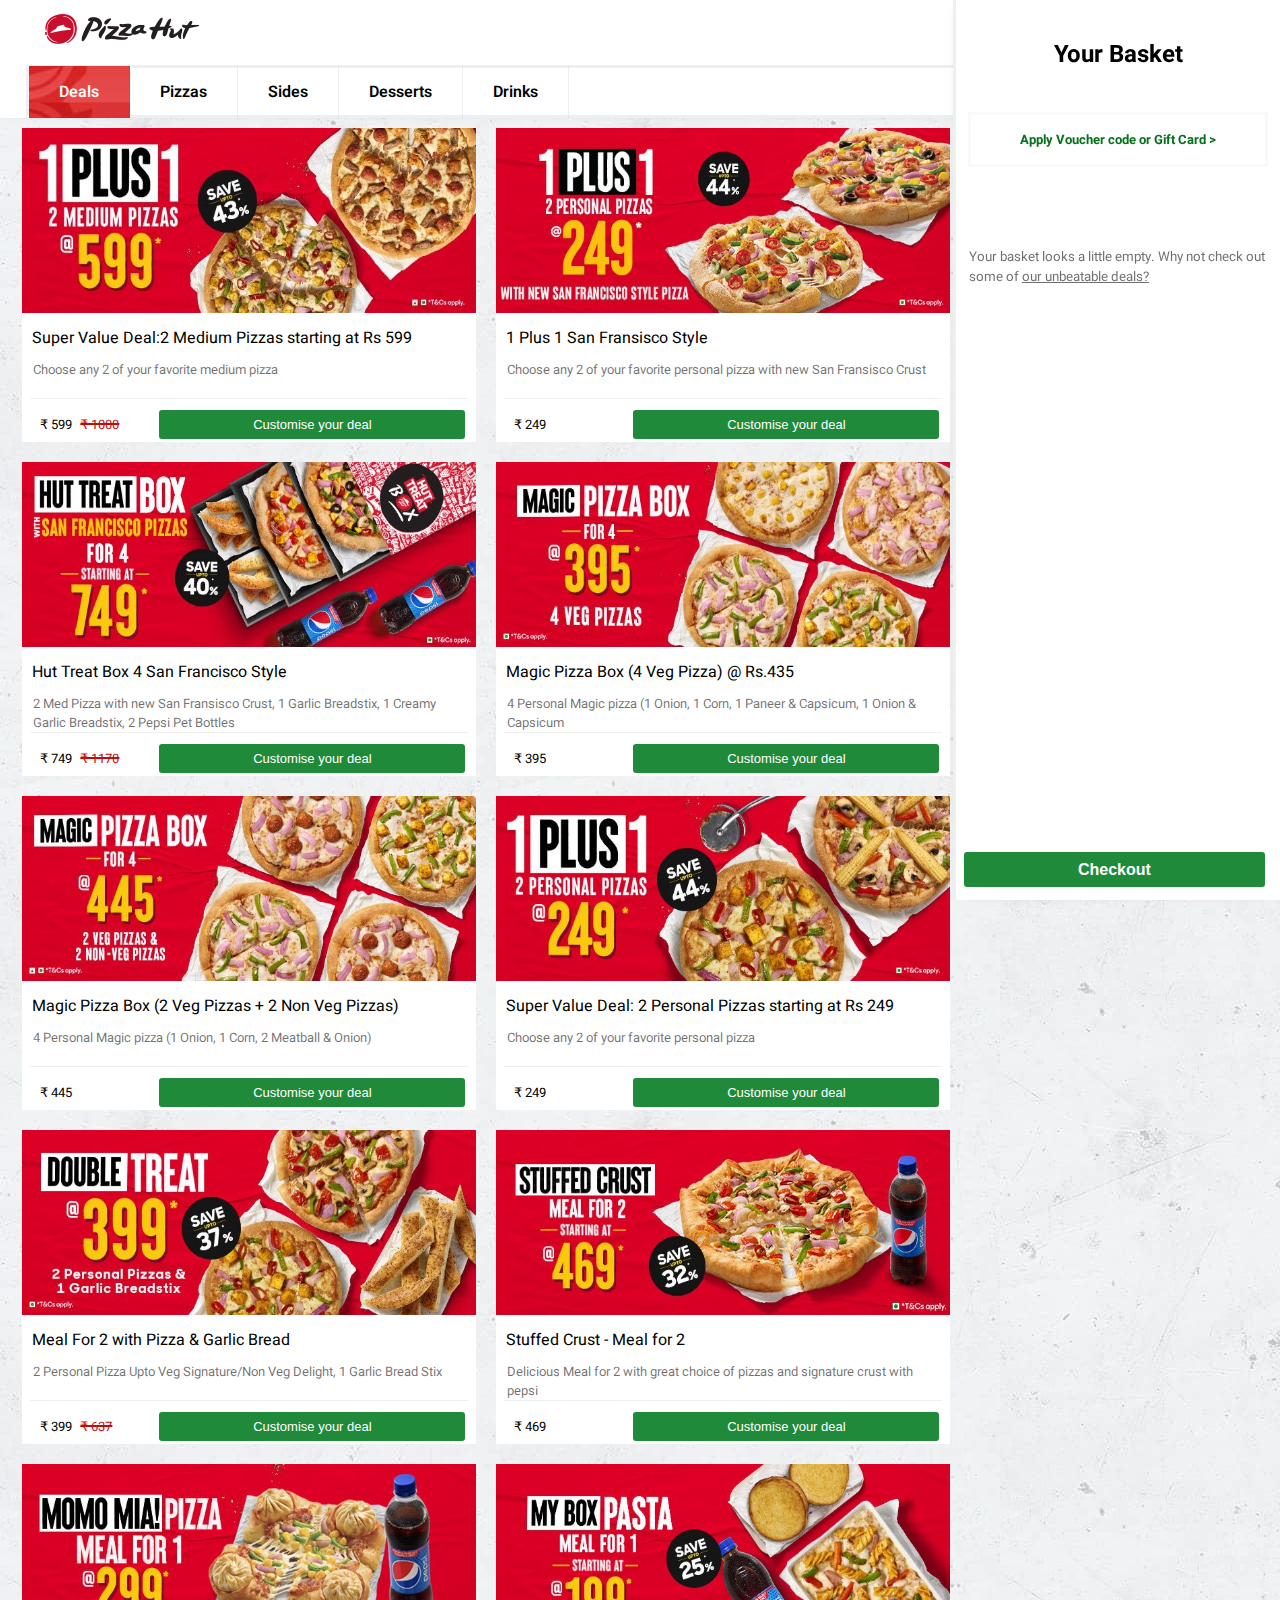
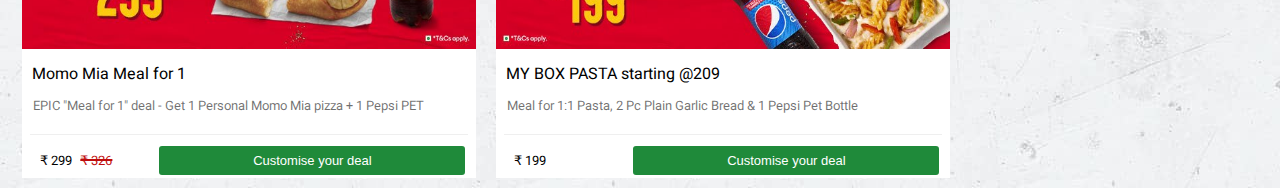
<file: index.html>
<!DOCTYPE html>
<html lang="en">
<head>
    <meta charset="UTF-8">
    <meta http-equiv="X-UA-Compatible" content="IE=edge">
    <meta name="viewport" content="width=device-width, initial-scale=1.0">
    <title>Pizza hut clone</title>
    <link rel="Shortcut icon" type="image" href="images/pizza hut logo.png">
    <link rel="stylesheet" href="css/style.css">
    <link rel="stylesheet" href="css/utility.css">
    <script defer src="js/script.js"></script>

</head>
<body>
    <header>
        <nav>
            <div class="logo"> <img src="images/pizza hut logo 2.png" ></div>
            <div class="basketlogo " onclick="basketshow()"><img src="images/icons/basket.webp" alt=""></div>
            <div class="flex-basket hide">
                <h2>Your Basket</h2>
                <p id="voucher">Apply Voucher code or Gift Card  ></p>
                <a>Your basket looks a little empty. Why not check out some of <u id="underline">our unbeatable deals?</u>
                <button id="checkout">Checkout</button>
            </div>
            <ul>
                <div class="itembar"> 
                    <a class="boxitems active" id="deals" href="index.html">Deals</a>
                    <a class="boxitems" href="pizza.html">Pizzas</a>
                    <a class="boxitems" href="sides.html">Sides</a>
                    <a class="boxitems" href="desserts.html">Desserts</a>
                    <a class="boxitems" href="drinks.html">Drinks</a>
                </ul>
            </div>
        </nav>
    </header>
    <body class="container">
        <div class="flex-container">
            <div class="flex-item"><img src="/images/deals/deals1st.jpg" alt="">
                <p class="mainname"> Super Value Deal:2 Medium Pizzas starting at Rs 599</p>
                <p class="subdetails">Choose any 2 of your favorite medium pizza</p>
                <p class="price"> &#8377 599
                    <span class="previouseprice">&#8377 1000</span> 
                    <button class="customisebtn">Customise your deal</button>
                </p>
            </div>
            <div class="flex-item"><img src="/images/deals/deals2nd.jpg" alt="">
                <p class="mainname">1 Plus 1 San Fransisco Style</p>
                <p class="subdetails">Choose any 2 of your favorite personal pizza with new San Fransisco Crust</p>
                <p class="price"> &#8377 249
                    <button class="customisebtn">Customise your deal</button>
                </p>
            </div>
            <div class="flex-item"><img src="/images/deals/deals3.jpg" alt="">
                <p class="mainname">Hut Treat Box 4 San Francisco Style</p>
                <p class="subdetails">2 Med Pizza with new San Fransisco Crust, 1 Garlic Breadstix, 1 Creamy Garlic Breadstix, 2 Pepsi Pet Bottles</p>
                <p class="price"> &#8377 749
                    <span class="previouseprice">&#8377 1170</span> 
                    <button class="customisebtn">Customise your deal</button>
                </p>
            </div>
            <div class="flex-item"><img src="/images/deals/deals4.jpg" alt="">
                <p class="mainname">Magic Pizza Box (4 Veg Pizza) @ Rs.435</p>
                <p class="subdetails">4 Personal Magic pizza (1 Onion, 1 Corn, 1 Paneer & Capsicum, 1 Onion & Capsicum</p>
                <p class="price"> &#8377 395
                    <button class="customisebtn">Customise your deal</button>
                </p>
            </div>
            <div class="flex-item"><img src="/images/deals/deals5.jpg" alt="">
                <p class="mainname">Magic Pizza Box (2 Veg Pizzas + 2 Non Veg Pizzas)</p>
                <p class="subdetails">4 Personal Magic pizza (1 Onion, 1 Corn, 2 Meatball & Onion)</p>
                <p class="price"> &#8377 445
                    <button class="customisebtn">Customise your deal</button>
                </p>
            </div>
            <div class="flex-item"><img src="/images/deals/deals6.jpg" alt="">
                <p class="mainname">Super Value Deal: 2 Personal Pizzas starting at Rs 249</p>
                <p class="subdetails">Choose any 2 of your favorite personal pizza </p>
                <p class="price"> &#8377 249
                <button class="customisebtn">Customise your deal</button>
            </p>
        </div>
        <div class="flex-item"><img src="/images/deals/deals7.jpg" alt="">
            <p class="mainname">Meal For 2 with Pizza & Garlic Bread</p>
            <p class="subdetails">2 Personal Pizza Upto Veg Signature/Non Veg Delight, 1 Garlic Bread Stix</p>
            <p class="price"> &#8377 399
                <span class="previouseprice">&#8377 637</span> 
                <button class="customisebtn">Customise your deal</button>
            </p>
        </div>
        <div class="flex-item"><img src="/images/deals/deals8.jpg" alt="">
            <p class="mainname">Stuffed Crust - Meal for 2</p>
            <p class="subdetails">Delicious Meal for 2 with great choice of pizzas and signature crust with pepsi</p>
            <p class="price"> &#8377 469
                <button class="customisebtn">Customise your deal</button>
            </p>
        </div>
        <div class="flex-item"><img src="/images/deals/deals9.jpg" alt="">
            <p class="mainname">Momo Mia Meal for 1</p>
            <p class="subdetails">EPIC "Meal for 1" deal - Get 1 Personal Momo Mia pizza + 1 Pepsi PET</p>
            <p class="price"> &#8377 299
                <span class="previouseprice">&#8377 326</span> 
                <button class="customisebtn">Customise your deal</button>
                </p>
            </div>
            <div class="flex-item" id="mediadeal1"><img src="/images/deals/deals10.jpg" alt="">
                <p class="mainname">MY BOX PASTA starting @209</p>
                <p class="subdetails">Meal for 1:1 Pasta, 2 Pc Plain Garlic Bread & 1 Pepsi Pet Bottle</p>
                <p class="price"> &#8377 199
                <button class="customisebtn">Customise your deal</button>
                </p>
            </div>

        </div>

    </body>
    <footer>

    </footer>
</body>
</html>
</file>
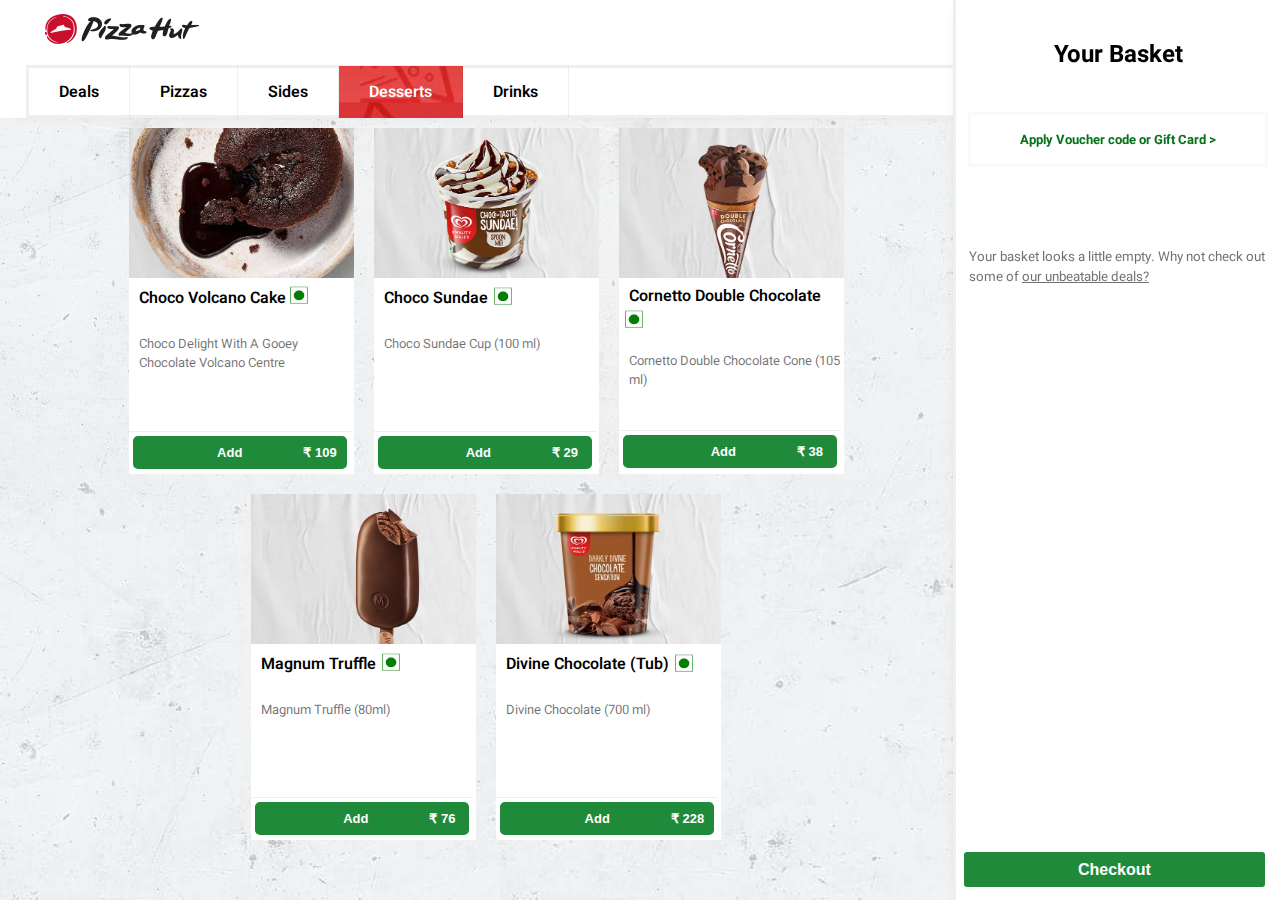
<file: desserts.html>
<!DOCTYPE html>
<html lang="en">
<head>
    <meta charset="UTF-8">
    <meta http-equiv="X-UA-Compatible" content="IE=edge">
    <meta name="viewport" content="width=device-width, initial-scale=1.0">
    <title>Pizza hut clone</title>
    <link rel="Shortcut icon" type="image" href="images/pizza hut logo.png">
    <link rel="stylesheet" href="css/style.css">
    <link rel="stylesheet" href="css/utility.css">
    <script defer src="js/script.js"></script>

</head>
<body>
    <header>
        <nav>
            <div class="logo"> <a href="index.html"> <img src="images/pizza hut logo 2.png" ></a></div>
            <div class="basketlogo " onclick="basketshow()"><img src="images/icons/basket.webp" alt=""></div>
            <div class="flex-basket hide">
                <h2>Your Basket</h2>
                <p id="voucher">Apply Voucher code or Gift Card  ></p>
                <a>Your basket looks a little empty. Why not check out some of <u id="underline">our unbeatable deals?</u>
                <button id="checkout">Checkout</button>
            </div>
            <ul>
                <div class="itembar"> 
                    <a class="boxitems" id="deals" href="index.html">Deals</a>
                    <a class="boxitems" href="pizza.html">Pizzas</a>
                    <a class="boxitems" href="sides.html">Sides</a>
                    <a class="boxitems" href="desserts.html">Desserts</a>
                    <a class="boxitems" href="drinks.html">Drinks</a>
                </ul>
            </div>
        </nav>
    </header>
    <body class="container">
        <div class="flex-container">
            <div class="flex-item3" style=" height: 346px"><img src="/images/Desserts/desserts1.jpg" alt="">
                <p class="mainname2"> Choco Volcano Cake
                </p>
                <img class="new"  
                style="padding-top: 7px;
                height: 18px;
                width: 18px;" 
                src="/images/icons/vegicon.png" alt="">
                <p class="subdetails2">Choco Delight With A Gooey Chocolate Volcano Centre</p>
                <p class="price2"> 
                    <button class="customisebtn2">Add <span class="sideprice">&#8377 109</span> </button>
                </p>
            </div>
            <div class="flex-item3" style=" height: 346px"><img src="/images/Desserts/desserts2.jpg" alt="">
                <p class="mainname2">Choco Sundae
                </p>
                <img class="sub-icons" style="padding-top: 5px;" src="/images/icons/vegicon.png" alt="">
                <p class="subdetails2">Choco Sundae Cup (100 ml)</p>
                <p class="price2"> 
                    <button class="customisebtn2">Add <span class="sideprice">&#8377 29</span> </button>
                </p>
            </div>
            <div class="flex-item3" style=" height: 346px"><img src="/images/Desserts/desserts3.jpg" alt="">
                <p class="mainname2">Cornetto Double Chocolate
                </p>
                <img class="sub-icons" src="/images/icons/vegicon.png" alt="">
                <p class="subdetails2" style="margin-bottom: 15px;">Cornetto Double Chocolate Cone (105 ml)</p>
                <p class="price2"> 
                    <button class="customisebtn2" style="margin-bottom: 8px;">Add <span class="sideprice">&#8377 38</span> </button>
                </p>
            </div>
            <div class="flex-item3" style=" height: 346px"><img src="/images/Desserts/desserts4.jpg" alt="">
                <p class="mainname2">Magnum Truffle
                </p>
                <img class="sub-icons"  style="padding-top: 5px;" src="/images/icons/vegicon.png" alt="">
                <p class="subdetails2">Magnum Truffle (80ml) </p>
                <p class="price2"> 
                    <button class="customisebtn2">Add <span class="sideprice">&#8377 76</span> </button>
                </p>
            </div>
            <div class="flex-item3" style=" height: 346px"><img src="/images/Desserts/desserts5.jpg" alt="">
                <p class="mainname2">Divine Chocolate (Tub)
                <img class="sub-icons" src="/images/icons/vegicon.png" alt="">
                </p>
                <p class="subdetails2">Divine Chocolate (700 ml) </p>
                <p class="price2"> 
                    <button class="customisebtn2">Add <span class="sideprice">&#8377 228</span> </button>
                </p>
            </div>
        </div>
    </body>
    <footer>

    </footer>
</body>
</html>
</file>
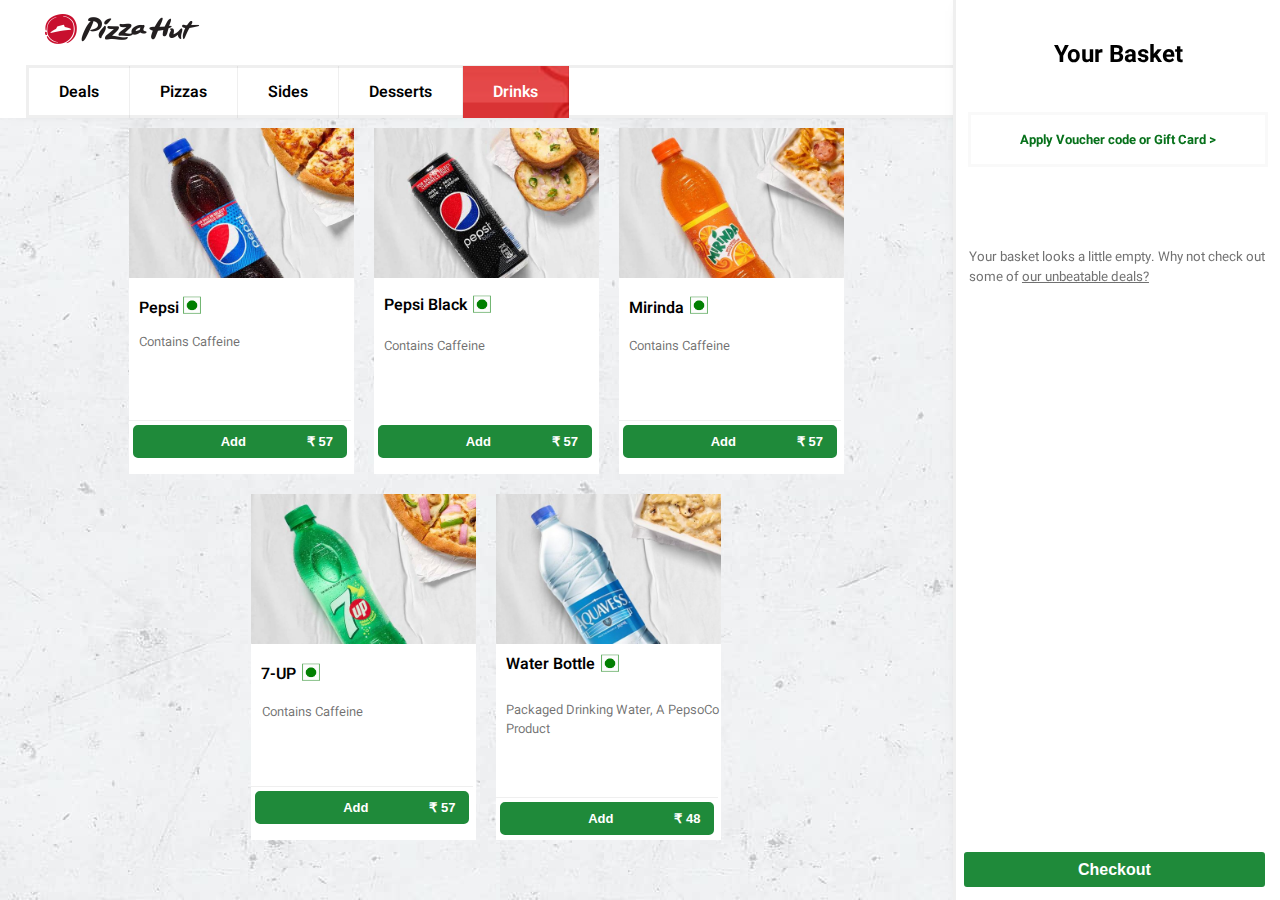
<file: drinks.html>
<!DOCTYPE html>
<html lang="en">
<head>
    <meta charset="UTF-8">
    <meta http-equiv="X-UA-Compatible" content="IE=edge">
    <meta name="viewport" content="width=device-width, initial-scale=1.0">
    <title>Pizza hut clone</title>
    <link rel="Shortcut icon" type="image" href="images/pizza hut logo.png">
    <link rel="stylesheet" href="css/style.css">
    <link rel="stylesheet" href="css/utility.css">
    <script defer src="js/script.js"></script>

</head>
<body>
    <header>
        <nav>
            <div class="logo"> <a href="index.html"> <img src="images/pizza hut logo 2.png" ></a></div>
            <div class="basketlogo " onclick="basketshow()"><img src="images/icons/basket.webp" alt=""></div>
            <div class="flex-basket hide">
                <h2>Your Basket</h2>
                <p id="voucher">Apply Voucher code or Gift Card  ></p>
                <a>Your basket looks a little empty. Why not check out some of <u id="underline">our unbeatable deals?</u>
                <button id="checkout">Checkout</button>
            </div>
            <ul>
                <div class="itembar"> 
                    <a class="boxitems" id="deals" href="index.html">Deals</a>
                    <a class="boxitems" href="pizza.html">Pizzas</a>
                    <a class="boxitems" href="sides.html">Sides</a>
                    <a class="boxitems" href="desserts.html">Desserts</a>
                    <a class="boxitems" href="drinks.html">Drinks</a>
                </ul>
            </div>
        </nav>
    </header>
    <body class="container">
        <div class="flex-container">
            <div class="flex-item3" style=" height: 346px"><img src="/images/Drinks/drink1.jpg" alt="">
                <p class="mainname2"> Pepsi
                </p>
                <img class="new"  
                style="padding-top: 7px;
                height: 18px;
                width: 18px;" 
                src="/images/icons/vegicon.png" alt="">
                <p class="subdetails2" 
                style="position:relative;
                    right: 71px;
                    top: 19px;">Contains Caffeine</p>
                <p class="price2"> 
                    <button class="customisebtn2">Add <span class="sideprice">&#8377 57</span> </button>
                </p>
            </div>
            <div class="flex-item3" style=" height: 346px"><img src="/images/Drinks/drink2.jpg" alt="">
                <p class="mainname2" style="position: relative;
                top: 8px;">Pepsi Black
                </p>
                <img class="sub-icons" style="padding-top: 14px;" src="/images/icons/vegicon.png" alt="">
                <p class="subdetails2">Contains Caffeine</p>
                <p class="price2"> 
                    <button class="customisebtn2" style="position: relative;
                    bottom: 12px;">Add <span class="sideprice">&#8377 57</span> </button>
                </p>
            </div>
            <div class="flex-item3" style=" height: 346px"><img src="/images/Drinks/drink3.jpg"alt="">
                <p class="mainname2">Mirinda
                </p>
                <img class="sub-icons"
                 style="position: relative;
                top: 4px;" src="/images/icons/vegicon.png" alt="">
                <p class="subdetails2" 
                    style="position:relative;
                    right: 91px;
                    top: 23px;">Contains Caffeine</p>
                <p class="price2"> 
                    <button class="customisebtn2">Add <span class="sideprice">&#8377 57</span> </button>
                </p>
            </div>
            <div class="flex-item3" style=" height: 346px"><img src="/images/Drinks/drink4.jpg"alt="">
                <p class="mainname2">7-UP
                </p>
                <img class="sub-icons"  style="padding-top: 5px;" src="/images/icons/vegicon.png" alt="">
                <p class="subdetails2" 
                style="position: relative;
                right: 70px;
                top: 23px;">Contains Caffeine</p>
                <p class="price2"> 
                    <button class="customisebtn2">Add <span class="sideprice">&#8377 57</span> </button>
                </p>
            </div>
            <div class="flex-item3" style=" height: 346px"><img src="/images/Drinks/drink5.jpg" alt="">
                <p class="mainname2">Water Bottle
                <img class="sub-icons" src="/images/icons/vegicon.png" alt="">
                </p>
                <p class="subdetails2">Packaged Drinking Water, A PepsoCo Product</p>
                <p class="price2"> 
                    <button class="customisebtn2">Add <span class="sideprice">&#8377 48</span> </button>
                </p>
            </div>
        </div>
    </body>
</body>
</html>
</file>
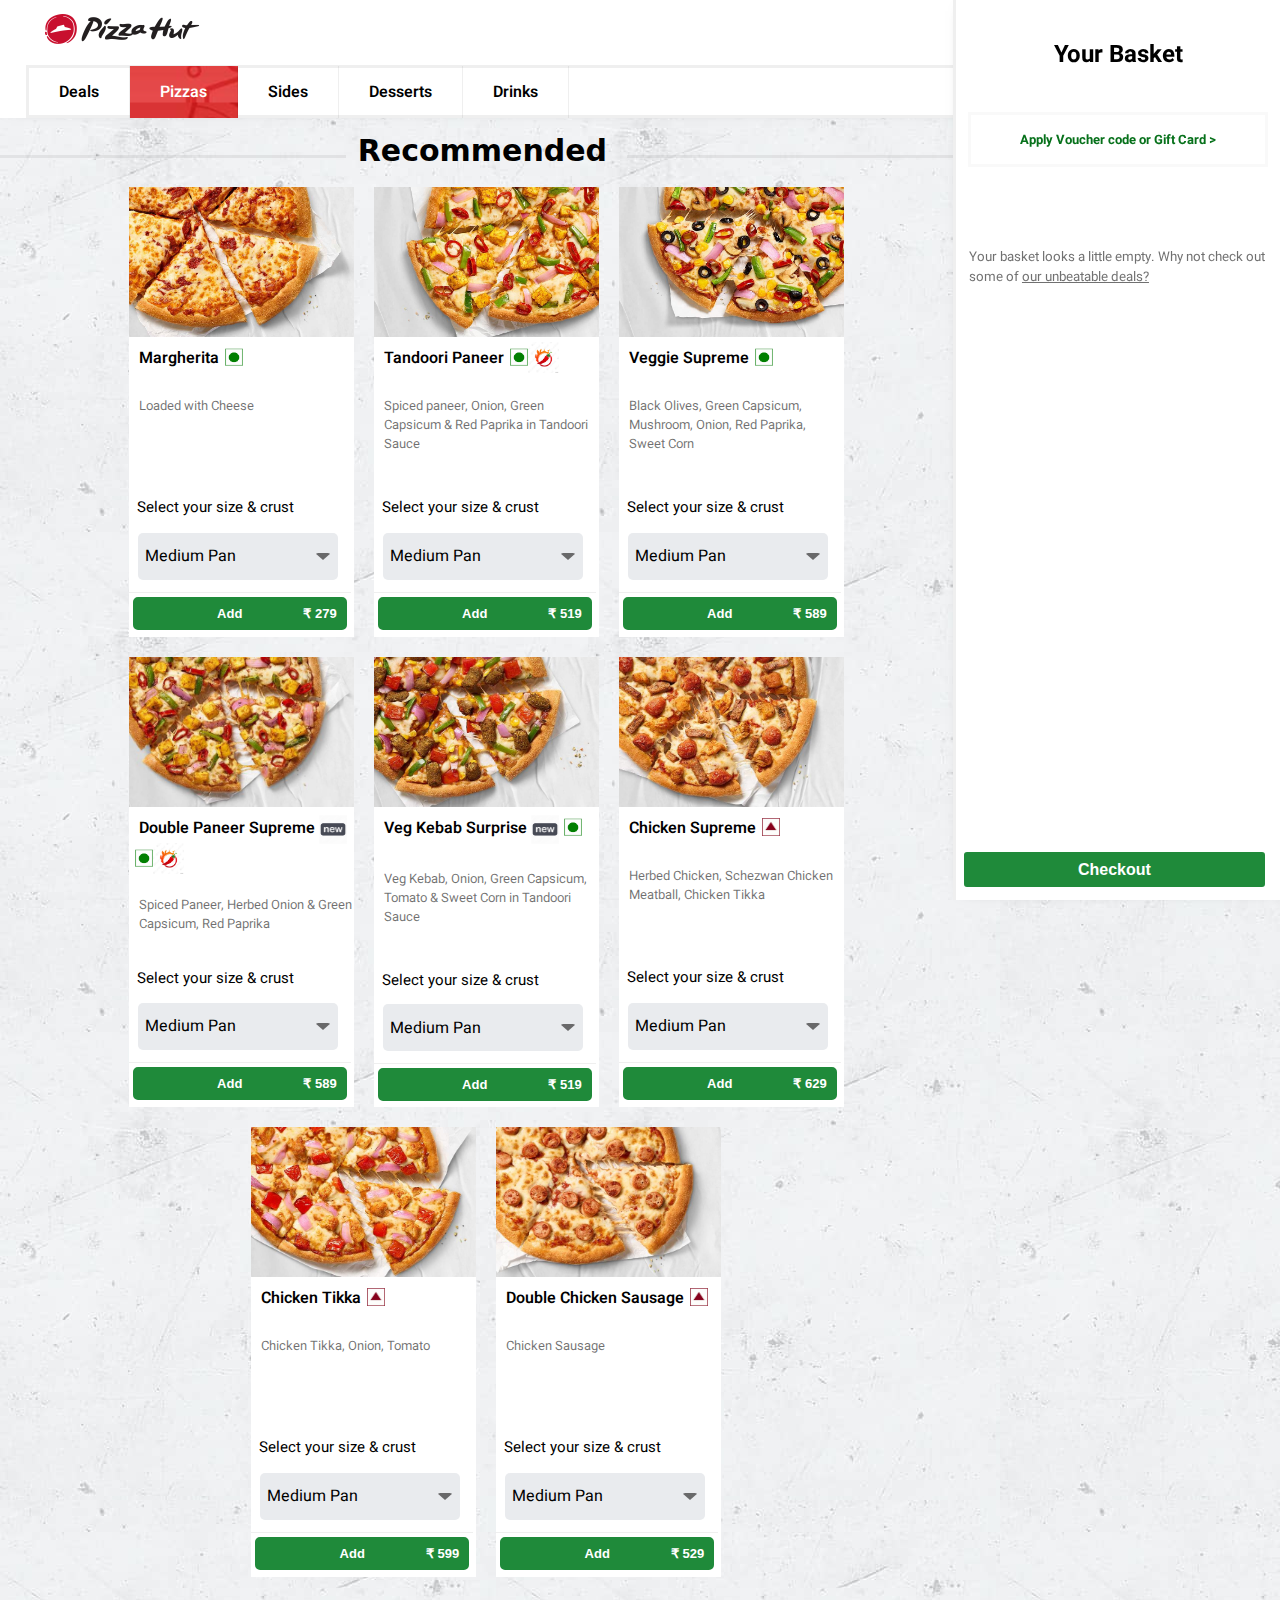
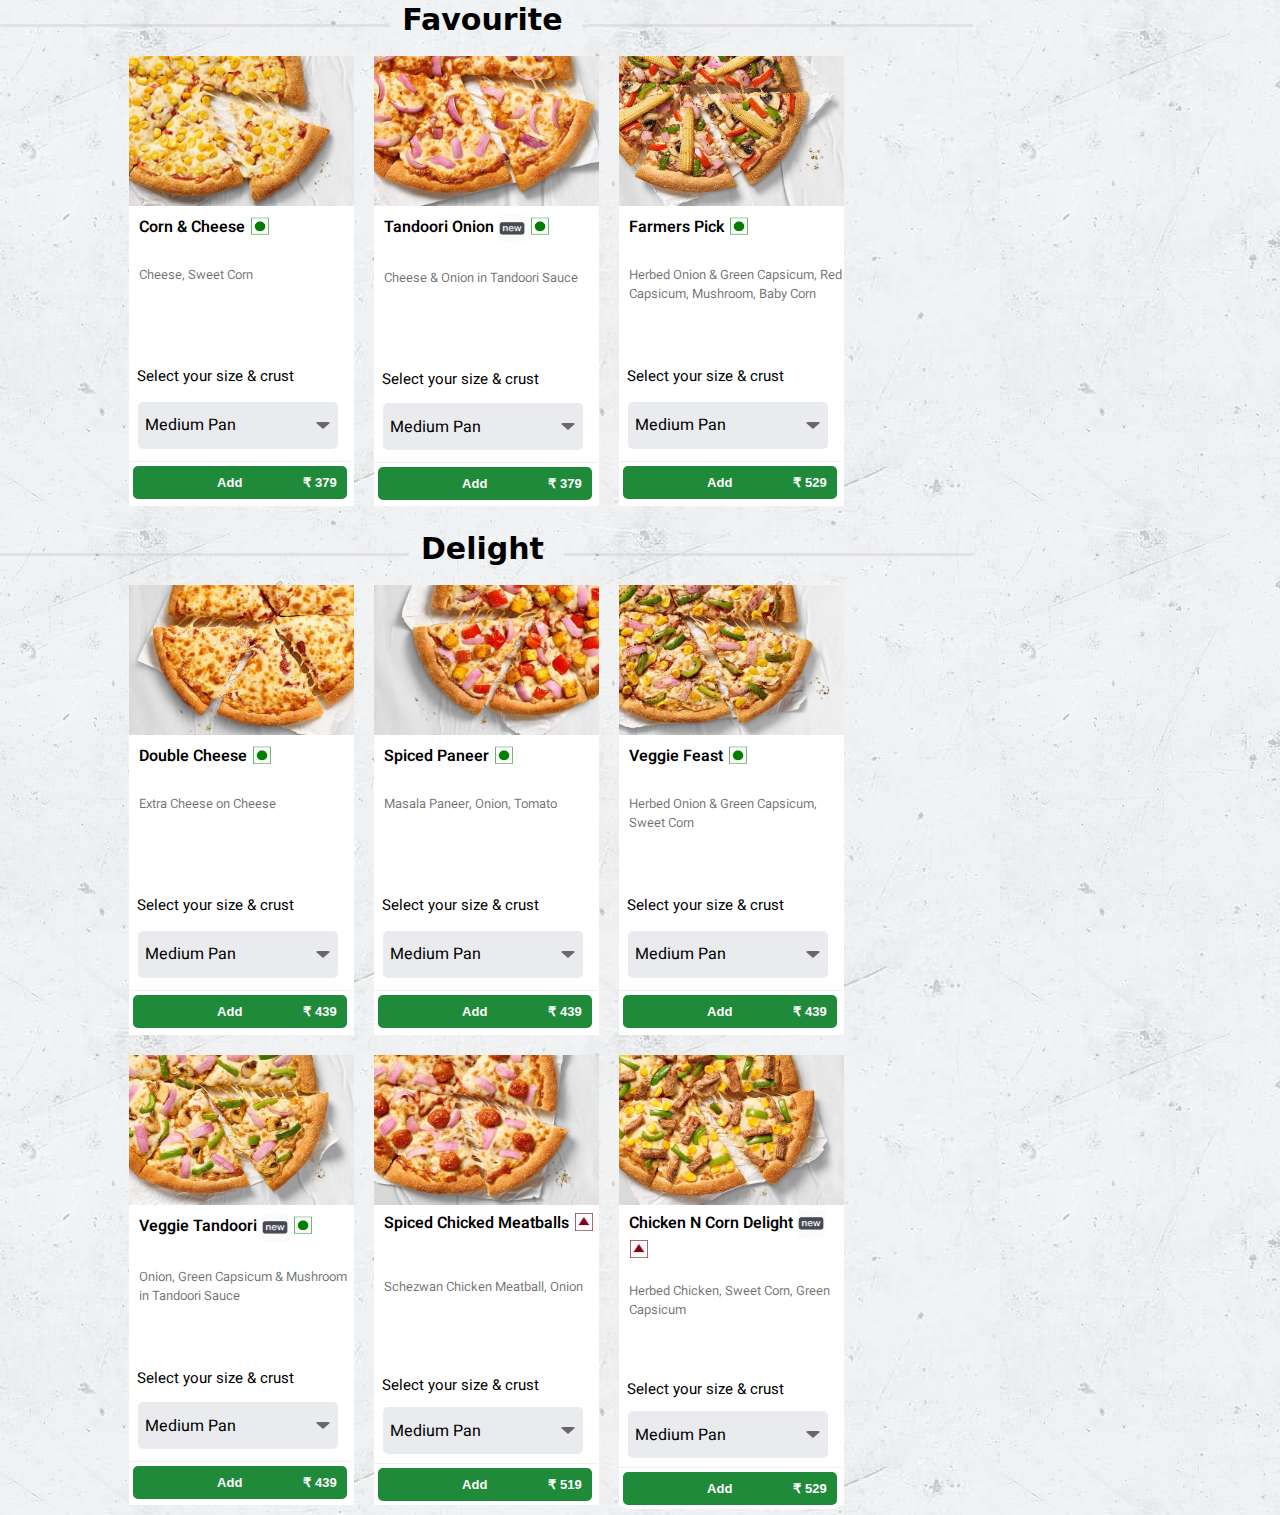
<file: pizza.html>
<!DOCTYPE html>
<html lang="en">
<head>
    <meta charset="UTF-8">
    <meta http-equiv="X-UA-Compatible" content="IE=edge">
    <meta name="viewport" content="width=device-width, initial-scale=1.0">
    <title>Pizza hut clone</title>
    <link rel="Shortcut icon" type="image" href="images/pizza hut logo.png">
    <link rel="stylesheet" href="css/style.css">
    <link rel="stylesheet" href="css/utility.css">
    <script defer src="js/script.js"></script>

</head>
<body>
    <header>
        <nav>
            <div class="logo"> <a href="index.html"> <img src="images/pizza hut logo 2.png" ></a></div>
            <div class="basketlogo " onclick="basketshow()"><img src="images/icons/basket.webp" alt=""></div>
            <div class="flex-basket hide">
                <h2>Your Basket</h2>
                <p id="voucher">Apply Voucher code or Gift Card  ></p>
                <a>Your basket looks a little empty. Why not check out some of <u id="underline">our unbeatable deals?</u>
                <button id="checkout">Checkout</button>
            </div>
            <ul>
                <div class="itembar"> 
                    <a class="boxitems" href="index.html">Deals</a>
                    <a class="boxitems" href="pizza.html">Pizzas</a>
                    <a class="boxitems" href="sides.html">Sides</a>
                    <a class="boxitems" href="desserts.html">Desserts</a>
                    <a class="boxitems" href="drinks.html">Drinks</a>
                </ul>
            </div>
        </nav>
    </header>
    <body class="container">
        <div class="flex-container">
            <h2 class="heading">Recommended</h2>
            <div class="flex-item2"><img src="/images/pizzas/pizza1.jpg" alt="">
                <p class="mainname2"> Margherita
                    <img class="sub-icons" src="/images/icons/vegicon.png" alt="">
                </p>
                <p class="subdetails2">Loaded with Cheese</p>
                <p class="selectcrust2">Select your size & crust</p>
                <div class="dropdown">
                    <div class="select">
                        <span class="selected">Medium Pan</span>
                        <div class="caret"></div>
                    </div>
                    <ul class="menu">
                        <li class="active">Medium Pan</li>
                        <li>Medium San Francisco Style</li>
                        <li>Medium Schezwan Pan</li>
                        <li>Medium Stuffed Crust - Cheese Maxx</li>
                        <li>Medium Stuffed Crust - Veg Kebab</li>
                        <li>Personal Pan</li>
                        <li>Personal San Francisco Style</li>
                        <li>Personal Schezwan Pan</li>
                        <li>Personal Stuffed Crust - Cheese Maxx</li>
                        <li>Personal Stuffed Crust - Veg Kebab</li>
                    </ul>
                </div>
                <p class="price2"> 
                    <button class="customisebtn2">Add <span class="sideprice">&#8377 279</span> </button>
                </p>
            </div>
            <div class="flex-item2"><img src="/images/pizzas/pizza2.jpg" alt="">
                <p class="mainname2">Tandoori Paneer
                    <img class="sub-icons" src="/images/icons/vegicon.png" alt="">
                    <img class="spice" src="/images/icons/mildspice.jpg"  alt="">
                </p>
                <p class="subdetails2">Spiced paneer, Onion, Green Capsicum & Red Paprika in Tandoori Sauce</p>
                <p class="selectcrust2">Select your size & crust</p>
                <div class="dropdown">
                    <div class="select">
                        <span class="selected">Medium Pan</span>
                        <div class="caret"></div>
                    </div>
                    <ul class="menu">
                        <li class="active">Medium Pan</li>
                        <li>Medium San Francisco Style</li>
                        <li>Medium Schezwan Pan</li>
                        <li>Medium Stuffed Crust - Cheese Maxx</li>
                        <li>Medium Stuffed Crust - Veg Kebab</li>
                        <li>Personal Pan</li>
                        <li>Personal San Francisco Style</li>
                        <li>Personal Schezwan Pan</li>
                        <li>Personal Stuffed Crust - Cheese Maxx</li>
                        <li>Personal Stuffed Crust - Veg Kebab</li>
                    </ul>
                </div>
                <p class="price2"> 
                    <button class="customisebtn2">Add <span class="sideprice">&#8377 519</span> </button>
                </p>
            </div>
            <div class="flex-item2"><img src="/images/pizzas/pizza3.jpg" alt="">
                <p class="mainname2">Veggie Supreme
                    <img class="sub-icons" src="/images/icons/vegicon.png" alt="">
                </p>
                <p class="subdetails2">Black Olives, Green Capsicum, Mushroom, Onion, Red Paprika, Sweet Corn</p>
                <p class="selectcrust2">Select your size & crust</p>
                <div class="dropdown">
                    <div class="select">
                        <span class="selected">Medium Pan</span>
                        <div class="caret"></div>
                    </div>
                    <ul class="menu">
                        <li class="active">Medium Pan</li>
                        <li>Medium San Francisco Style</li>
                        <li>Medium Schezwan Pan</li>
                        <li>Medium Stuffed Crust - Cheese Maxx</li>
                        <li>Medium Stuffed Crust - Veg Kebab</li>
                        <li>Personal Pan</li>
                        <li>Personal San Francisco Style</li>
                        <li>Personal Schezwan Pan</li>
                        <li>Personal Stuffed Crust - Cheese Maxx</li>
                        <li>Personal Stuffed Crust - Veg Kebab</li>
                    </ul>
                </div>
                <p class="price2"> 
                    <button class="customisebtn2">Add <span class="sideprice">&#8377 589</span> </button>
                </p>
            </div>
            <div class="flex-item2"><img src="/images/pizzas/pizza4.jpg" alt="">
                <p class="mainname2">Double Paneer Supreme
                    <img class="new" src="/images/icons/newicon.png" alt="">
                </p>
                <img class="sub-icons" src="/images/icons/vegicon.png" alt="">
                <img class="spice" src="/images/icons/mildspice.jpg"  alt="">
                <p style="height:35px;" class="subdetails2">Spiced Paneer, Herbed Onion & Green Capsicum, Red Paprika </p>
                <p class="selectcrust2">Select your size & crust</p>
                <div class="dropdown">
                    <div class="select">
                        <span class="selected">Medium Pan</span>
                        <div class="caret"></div>
                    </div>
                    <ul class="menu">
                        <li class="active">Medium Pan</li>
                        <li>Medium San Francisco Style</li>
                        <li>Medium Schezwan Pan</li>
                        <li>Medium Stuffed Crust - Cheese Maxx</li>
                        <li>Medium Stuffed Crust - Veg Kebab</li>
                        <li>Personal Pan</li>
                        <li>Personal San Francisco Style</li>
                        <li>Personal Schezwan Pan</li>
                        <li>Personal Stuffed Crust - Cheese Maxx</li>
                        <li>Personal Stuffed Crust - Veg Kebab</li>
                    </ul>
                </div>
                <p class="price2"> 
                    <button class="customisebtn2">Add <span class="sideprice">&#8377 589</span> </button>
                </p>
            </div>
            <div class="flex-item2"><img src="/images/pizzas/pizza5.jpg" alt="">
                <p class="mainname2">Veg Kebab Surprise
                <img class="new" src="/images/icons/newicon.png" alt="">
                <img class="sub-icons" src="/images/icons/vegicon.png" alt="">
                </p>
                <p class="subdetails2">Veg Kebab, Onion, Green Capsicum, Tomato & Sweet Corn in Tandoori Sauce</p>
                <p class="selectcrust2">Select your size & crust</p>
                <div class="dropdown">
                    <div class="select">
                        <span class="selected">Medium Pan</span>
                        <div class="caret"></div>
                    </div>
                    <ul class="menu">
                        <li class="active">Medium Pan</li>
                        <li>Medium San Francisco Style</li>
                        <li>Medium Schezwan Pan</li>
                        <li>Medium Stuffed Crust - Cheese Maxx</li>
                        <li>Medium Stuffed Crust - Veg Kebab</li>
                        <li>Personal Pan</li>
                        <li>Personal San Francisco Style</li>
                        <li>Personal Schezwan Pan</li>
                        <li>Personal Stuffed Crust - Cheese Maxx</li>
                        <li>Personal Stuffed Crust - Veg Kebab</li>
                    </ul>
                </div>
                <p class="price2"> 
                    <button class="customisebtn2">Add <span class="sideprice">&#8377 519</span> </button>
                </p>
            </div>
            <div class="flex-item2"><img src="/images/pizzas/pizza6.jpg" alt="">
                <p class="mainname2">Chicken Supreme
                    <img class="sub-icons" src="/images/icons/non-vegicon.png" alt="">
                </p>
                <p class="subdetails2">Herbed Chicken, Schezwan Chicken Meatball, Chicken Tikka</p>
                <p class="selectcrust2">Select your size & crust</p>
                <div class="dropdown">
                    <div class="select">
                        <span class="selected">Medium Pan</span>
                        <div class="caret"></div>
                    </div>
                    <ul class="menu">
                        <li class="active">Medium Pan</li>
                        <li>Medium San Francisco Style</li>
                        <li>Medium Schezwan Pan</li>
                        <li>Medium Stuffed Crust - Cheese Maxx</li>
                        <li>Medium Stuffed Crust - Veg Kebab</li>
                        <li>Personal Pan</li>
                        <li>Personal San Francisco Style</li>
                        <li>Personal Schezwan Pan</li>
                        <li>Personal Stuffed Crust - Cheese Maxx</li>
                        <li>Personal Stuffed Crust - Veg Kebab</li>
                    </ul>
                </div>
                <p class="price2"> 
                    <button class="customisebtn2">Add <span class="sideprice">&#8377 629</span> </button>
                </p>
            </div>
            <div class="flex-item2"><img src="/images/pizzas/pizza7.jpg" alt="">
                <p class="mainname2">Chicken Tikka
                    <img class="sub-icons" src="/images/icons/non-vegicon.png" alt="">
                </p>
                <p class="subdetails2">Chicken Tikka, Onion, Tomato</p>
                <p class="selectcrust2">Select your size & crust</p>
                <div class="dropdown">
                    <div class="select">
                        <span class="selected">Medium Pan</span>
                        <div class="caret"></div>
                    </div>
                    <ul class="menu">
                        <li class="active">Medium Pan</li>
                        <li>Medium San Francisco Style</li>
                        <li>Medium Schezwan Pan</li>
                        <li>Medium Stuffed Crust - Cheese Maxx</li>
                        <li>Medium Stuffed Crust - Veg Kebab</li>
                        <li>Personal Pan</li>
                        <li>Personal San Francisco Style</li>
                        <li>Personal Schezwan Pan</li>
                        <li>Personal Stuffed Crust - Cheese Maxx</li>
                        <li>Personal Stuffed Crust - Veg Kebab</li>
                    </ul>
                </div>
                <p class="price2"> 
                    <button class="customisebtn2">Add <span class="sideprice">&#8377 599</span> </button>
                </p>
            </div>
            <div class="flex-item2"><img src="/images/pizzas/pizza8.jpg" alt="">
                <p class="mainname2">Double Chicken Sausage 
                    <img class="sub-icons" src="/images/icons/non-vegicon.png" alt="">
                </p>
                <p class="subdetails2">Chicken Sausage</p>
                <p class="selectcrust2">Select your size & crust</p>
                <div class="dropdown">
                    <div class="select">
                        <span class="selected">Medium Pan</span>
                        <div class="caret"></div>
                    </div>
                    <ul class="menu">
                        <li class="active">Medium Pan</li>
                        <li>Medium San Francisco Style</li>
                        <li>Medium Schezwan Pan</li>
                        <li>Medium Stuffed Crust - Cheese Maxx</li>
                        <li>Medium Stuffed Crust - Veg Kebab</li>
                        <li>Personal Pan</li>
                        <li>Personal San Francisco Style</li>
                        <li>Personal Schezwan Pan</li>
                        <li>Personal Stuffed Crust - Cheese Maxx</li>
                        <li>Personal Stuffed Crust - Veg Kebab</li>
                    </ul>
                </div>
                <p class="price2"> 
                    <button class="customisebtn2">Add <span class="sideprice">&#8377 529</span> </button>
                </p>
            </div>
                                                                                                        <!-- favourite section -->
            <h2 class="heading">Favourite</h2>
            <div class="flex-item2"><img src="/images/pizzas/favo1.jpg" alt="">
                <p class="mainname2"> Corn & Cheese
                    <img class="sub-icons" src="/images/icons/vegicon.png" alt="">
                </p>
                <p class="subdetails2">Cheese, Sweet Corn</p>
                <p class="selectcrust2">Select your size & crust</p>
                <div class="dropdown">
                    <div class="select">
                        <span class="selected">Medium Pan</span>
                        <div class="caret"></div>
                    </div>
                    <ul class="menu">
                        <li class="active">Medium Pan</li>
                        <li>Medium San Francisco Style</li>
                        <li>Medium Schezwan Pan</li>
                        <li>Medium Stuffed Crust - Cheese Maxx</li>
                        <li>Medium Stuffed Crust - Veg Kebab</li>
                        <li>Personal Pan</li>
                        <li>Personal San Francisco Style</li>
                        <li>Personal Schezwan Pan</li>
                        <li>Personal Stuffed Crust - Cheese Maxx</li>
                        <li>Personal Stuffed Crust - Veg Kebab</li>
                    </ul>
                </div>
                <p class="price2"> 
                    <button class="customisebtn2">Add <span class="sideprice">&#8377 379</span> </button>
                </p>
            </div>
            <div class="flex-item2"><img src="/images/pizzas/favo2.jpg" alt="">
                <p class="mainname2"> Tandoori Onion
                    <img class="new" src="/images/icons/newicon.png" alt="">
                    <img class="sub-icons" src="/images/icons/vegicon.png" alt="">
                </p>
                <p class="subdetails2">Cheese & Onion in Tandoori Sauce </p>
                <p class="selectcrust2">Select your size & crust</p>
                <div class="dropdown">
                    <div class="select">
                        <span class="selected">Medium Pan</span>
                        <div class="caret"></div>
                    </div>
                    <ul class="menu">
                        <li class="active">Medium Pan</li>
                        <li>Medium San Francisco Style</li>
                        <li>Medium Schezwan Pan</li>
                        <li>Medium Stuffed Crust - Cheese Maxx</li>
                        <li>Medium Stuffed Crust - Veg Kebab</li>
                        <li>Personal Pan</li>
                        <li>Personal San Francisco Style</li>
                        <li>Personal Schezwan Pan</li>
                        <li>Personal Stuffed Crust - Cheese Maxx</li>
                        <li>Personal Stuffed Crust - Veg Kebab</li>
                    </ul>
                </div>
                <p class="price2"> 
                    <button class="customisebtn2">Add <span class="sideprice">&#8377 379</span> </button>
                </p>
            </div>
            <div class="flex-item2"><img src="/images/pizzas/favo3.jpg" alt="">
                <p class="mainname2"> Farmers Pick
                    <img class="sub-icons" src="/images/icons/vegicon.png" alt="">
                </p>
                <p class="subdetails2">Herbed Onion & Green Capsicum, Red Capsicum, Mushroom, Baby Corn</p>
                <p class="selectcrust2">Select your size & crust</p>
                <div class="dropdown">
                    <div class="select">
                        <span class="selected">Medium Pan</span>
                        <div class="caret"></div>
                    </div>
                    <ul class="menu">
                        <li class="active">Medium Pan</li>
                        <li>Medium San Francisco Style</li>
                        <li>Medium Schezwan Pan</li>
                        <li>Medium Stuffed Crust - Cheese Maxx</li>
                        <li>Medium Stuffed Crust - Veg Kebab</li>
                        <li>Personal Pan</li>
                        <li>Personal San Francisco Style</li>
                        <li>Personal Schezwan Pan</li>
                        <li>Personal Stuffed Crust - Cheese Maxx</li>
                        <li>Personal Stuffed Crust - Veg Kebab</li>
                    </ul>
                </div>
                <p class="price2"> 
                    <button class="customisebtn2">Add <span class="sideprice">&#8377 529</span> </button>
                </p>
            </div>
                                                                                                               <!-- delight section -->
            <h2 class="heading">Delight</h2>
            <div class="flex-item2"><img src="/images/pizzas/delight1.jpg" alt="">
                <p class="mainname2"> Double Cheese
                    <img class="sub-icons" src="/images/icons/vegicon.png" alt="">
                </p>
                <p class="subdetails2">Extra Cheese on Cheese</p>
                <p class="selectcrust2">Select your size & crust</p>
                <div class="dropdown">
                    <div class="select">
                        <span class="selected">Medium Pan</span>
                        <div class="caret"></div>
                    </div>
                    <ul class="menu">
                        <li class="active">Medium Pan</li>
                        <li>Medium San Francisco Style</li>
                        <li>Medium Schezwan Pan</li>
                        <li>Medium Stuffed Crust - Cheese Maxx</li>
                        <li>Medium Stuffed Crust - Veg Kebab</li>
                        <li>Personal Pan</li>
                        <li>Personal San Francisco Style</li>
                        <li>Personal Schezwan Pan</li>
                        <li>Personal Stuffed Crust - Cheese Maxx</li>
                        <li>Personal Stuffed Crust - Veg Kebab</li>
                    </ul>
                </div>
                <p class="price2"> 
                    <button class="customisebtn2">Add <span class="sideprice">&#8377 439</span> </button>
                </p>
            </div>
            <div class="flex-item2"><img src="/images/pizzas/delight2.jpg" alt="">
                <p class="mainname2"> Spiced Paneer
                    <img class="sub-icons" src="/images/icons/vegicon.png" alt="">
                </p>
                <p class="subdetails2">Masala Paneer, Onion, Tomato</p>
                <p class="selectcrust2">Select your size & crust</p>
                <div class="dropdown">
                    <div class="select">
                        <span class="selected">Medium Pan</span>
                        <div class="caret"></div>
                    </div>
                    <ul class="menu">
                        <li class="active">Medium Pan</li>
                        <li>Medium San Francisco Style</li>
                        <li>Medium Schezwan Pan</li>
                        <li>Medium Stuffed Crust - Cheese Maxx</li>
                        <li>Medium Stuffed Crust - Veg Kebab</li>
                        <li>Personal Pan</li>
                        <li>Personal San Francisco Style</li>
                        <li>Personal Schezwan Pan</li>
                        <li>Personal Stuffed Crust - Cheese Maxx</li>
                        <li>Personal Stuffed Crust - Veg Kebab</li>
                    </ul>
                </div>
                <p class="price2"> 
                    <button class="customisebtn2">Add <span class="sideprice">&#8377 439</span> </button>
                </p>
            </div>
            <div class="flex-item2"><img src="/images/pizzas/delight3.jpg" alt="">
                <p class="mainname2"> Veggie Feast
                    <img class="sub-icons" src="/images/icons/vegicon.png" alt="">
                </p>
                <p class="subdetails2">Herbed Onion & Green Capsicum, Sweet Corn</p>
                <p class="selectcrust2">Select your size & crust</p>
                <div class="dropdown">
                    <div class="select">
                        <span class="selected">Medium Pan</span>
                        <div class="caret"></div>
                    </div>
                    <ul class="menu">
                        <li class="active">Medium Pan</li>
                        <li>Medium San Francisco Style</li>
                        <li>Medium Schezwan Pan</li>
                        <li>Medium Stuffed Crust - Cheese Maxx</li>
                        <li>Medium Stuffed Crust - Veg Kebab</li>
                        <li>Personal Pan</li>
                        <li>Personal San Francisco Style</li>
                        <li>Personal Schezwan Pan</li>
                        <li>Personal Stuffed Crust - Cheese Maxx</li>
                        <li>Personal Stuffed Crust - Veg Kebab</li>
                    </ul>
                </div>
                <p class="price2"> 
                    <button class="customisebtn2">Add <span class="sideprice">&#8377 439</span> </button>
                </p>
            </div>
            <div class="flex-item2"><img src="/images/pizzas/delight4.jpg" alt="">
                <p class="mainname2"> Veggie Tandoori 
                    <img class="new" src="/images/icons/newicon.png" alt="">
                    <img class="sub-icons" src="/images/icons/vegicon.png" alt="">
                </p>
                <p class="subdetails2">Onion, Green Capsicum & Mushroom in Tandoori Sauce</p>
                <p class="selectcrust2">Select your size & crust</p>
                <div class="dropdown">
                    <div class="select">
                        <span class="selected">Medium Pan</span>
                        <div class="caret"></div>
                    </div>
                    <ul class="menu">
                        <li class="active">Medium Pan</li>
                        <li>Medium San Francisco Style</li>
                        <li>Medium Schezwan Pan</li>
                        <li>Medium Stuffed Crust - Cheese Maxx</li>
                        <li>Medium Stuffed Crust - Veg Kebab</li>
                        <li>Personal Pan</li>
                        <li>Personal San Francisco Style</li>
                        <li>Personal Schezwan Pan</li>
                        <li>Personal Stuffed Crust - Cheese Maxx</li>
                        <li>Personal Stuffed Crust - Veg Kebab</li>
                    </ul>
                </div>
                <p class="price2"> 
                    <button class="customisebtn2">Add <span class="sideprice">&#8377 439</span> </button>
                </p>
            </div>
            <div class="flex-item2"><img src="/images/pizzas/delight5.jpg" alt="">
                <p class="mainname2"> Spiced Chicked Meatballs
                    <img class="sub-icons" src="/images/icons/non-vegicon.png" alt="">
                </p>
                <p class="subdetails2" style="padding-top: 19px;">Schezwan Chicken Meatball, Onion</p>
                <p class="selectcrust2">Select your size & crust</p>
                <div class="dropdown">
                    <div class="select">
                        <span class="selected">Medium Pan</span>
                        <div class="caret"></div>
                    </div>
                    <ul class="menu">
                        <li class="active">Medium Pan</li>
                        <li>Medium San Francisco Style</li>
                        <li>Medium Schezwan Pan</li>
                        <li>Medium Stuffed Crust - Cheese Maxx</li>
                        <li>Medium Stuffed Crust - Veg Kebab</li>
                        <li>Personal Pan</li>
                        <li>Personal San Francisco Style</li>
                        <li>Personal Schezwan Pan</li>
                        <li>Personal Stuffed Crust - Cheese Maxx</li>
                        <li>Personal Stuffed Crust - Veg Kebab</li>
                    </ul>
                </div>
                <p class="price2"> 
                    <button class="customisebtn2">Add <span class="sideprice">&#8377 519</span> </button>
                </p>
            </div>
            <div class="flex-item2"><img src="/images/pizzas/delight6.jpg" alt="">
                <p class="mainname2">Chicken N Corn Delight 
                </p>
                <img class="new" style="padding-top: 5px;" src="/images/icons/newicon.png" alt="">
                <img class="sub-icons" style="padding-left: 5px;" src="/images/icons/non-vegicon.png" alt="">
                <p class="subdetails2">Herbed Chicken, Sweet Corn, Green Capsicum</p>
                <p class="selectcrust2">Select your size & crust</p>
                <div class="dropdown">
                    <div class="select">
                        <span class="selected">Medium Pan</span>
                        <div class="caret"></div>
                    </div>
                    <ul class="menu">
                        <li class="active">Medium Pan</li>
                        <li>Medium San Francisco Style</li>
                        <li>Medium Schezwan Pan</li>
                        <li>Medium Stuffed Crust - Cheese Maxx</li>
                        <li>Medium Stuffed Crust - Veg Kebab</li>
                        <li>Personal Pan</li>
                        <li>Personal San Francisco Style</li>
                        <li>Personal Schezwan Pan</li>
                        <li>Personal Stuffed Crust - Cheese Maxx</li>
                        <li>Personal Stuffed Crust - Veg Kebab</li>
                    </ul>
                </div>
                <p class="price2"> 
                    <button class="customisebtn2">Add <span class="sideprice">&#8377 529</span> </button>
                </p>
            </div>
        </div>

    </body>
    <footer>

    </footer>
</body>
</html>
</file>
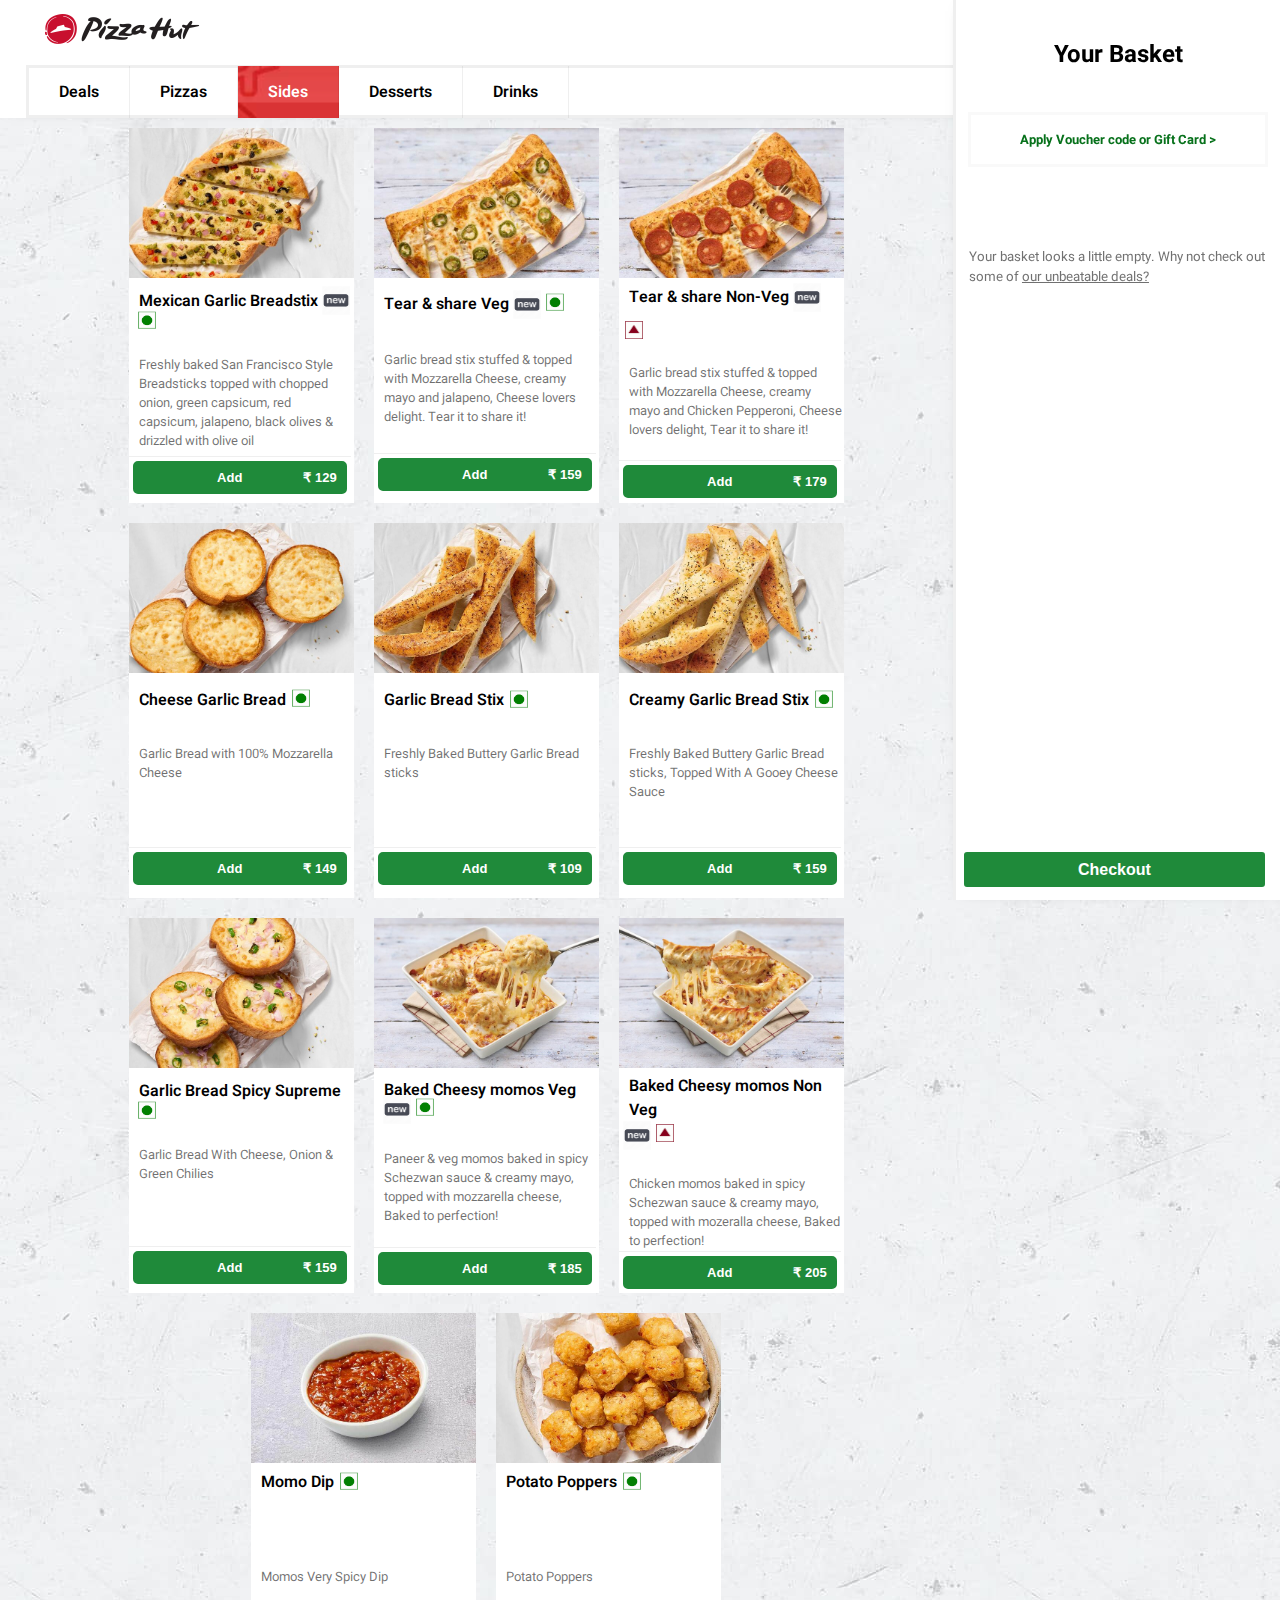
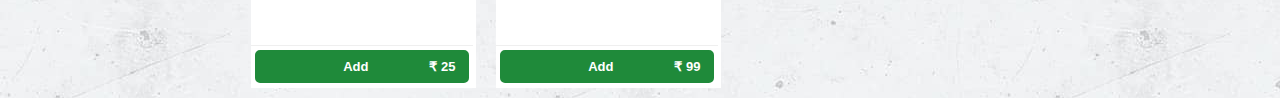
<file: sides.html>
<!DOCTYPE html>
<html lang="en">
<head>
    <meta charset="UTF-8">
    <meta http-equiv="X-UA-Compatible" content="IE=edge">
    <meta name="viewport" content="width=device-width, initial-scale=1.0">
    <title>Pizza hut clone</title>
    <link rel="Shortcut icon" type="image" href="images/pizza hut logo.png">
    <link rel="stylesheet" href="css/style.css">
    <link rel="stylesheet" href="css/utility.css">
    <script defer src="js/script.js"></script>

</head>
<body>
    <header>
        <nav>
            <div class="logo"> <a href="index.html"> <img src="images/pizza hut logo 2.png" ></a></div>
            <div class="basketlogo " onclick="basketshow()"><img src="images/icons/basket.webp" alt=""></div>
            <div class="flex-basket hide">
                <h2>Your Basket</h2>
                <p id="voucher">Apply Voucher code or Gift Card  ></p>
                <a>Your basket looks a little empty. Why not check out some of <u id="underline">our unbeatable deals?</u>
                <button id="checkout">Checkout</button>
            </div>
            <ul>
                <div class="itembar"> 
                    <a class="boxitems" href="index.html">Deals</a>
                    <a class="boxitems" href="pizza.html">Pizzas</a>
                    <a class="boxitems" href="sides.html">Sides</a>
                    <a class="boxitems" href="desserts.html">Desserts</a>
                    <a class="boxitems" href="drinks.html">Drinks</a>
                </ul>
            </div>
        </nav>
    </header>
    <body class="container">
        <div class="flex-container">
            <div class="flex-item3"><img src="/images/Sides/side1.jpg" alt="">
                <p class="mainname2"> Mexican Garlic Breadstix
                </p>
                <img class="new"  style="padding-top: 4px;" src="/images/icons/newicon.png" alt="">
                <img class="sub-icons" style="margin: -10px 0px -2px 9px;" src="/images/icons/vegicon.png" alt="">
                <p class="subdetails2">Freshly baked San Francisco Style Breadsticks topped with chopped onion, green capsicum, red capsicum, jalapeno, black olives & drizzled with olive oil</p>
                <p class="price2"> 
                    <button class="customisebtn2">Add <span class="sideprice">&#8377 129</span> </button>
                </p>
            </div>
            <div class="flex-item3"><img src="/images/Sides/side2.jpg" alt="">
                <p class="mainname2">Tear & share Veg
                </p>
                <img class="new" style="padding-top: 5px;" src="/images/icons/newicon.png" alt="">
                <img class="sub-icons" style="padding-top: 5px;" src="/images/icons/vegicon.png" alt="">
                <p class="subdetails2">Garlic bread stix stuffed & topped with Mozzarella Cheese, creamy mayo and jalapeno, Cheese lovers delight. Tear it  to share it!</p>
                <p class="price2"> 
                    <button class="customisebtn2">Add <span class="sideprice">&#8377 159</span> </button>
                </p>
            </div>
            <div class="flex-item3"><img src="/images/Sides/side3.jpg" alt="">
                <p class="mainname2">Tear & share Non-Veg
                </p>
                <img class="new"  style="padding-top: 5px;"  src="/images/icons/newicon.png" alt="">
                <img class="sub-icons"   style="padding-top: 5px;" src="/images/icons/non-vegicon.png" alt="">
                <p class="subdetails2">Garlic bread stix stuffed & topped with Mozzarella Cheese, creamy mayo and Chicken Pepperoni, Cheese lovers delight, Tear it to share it!</p>
                <p class="price2"> 
                    <button class="customisebtn2">Add <span class="sideprice">&#8377 179</span> </button>
                </p>
            </div>
            <div class="flex-item3"><img src="/images/Sides/side4.jpg" alt="">
                <p class="mainname2">Cheese Garlic Bread
                </p>
                <img class="sub-icons"  style="padding-top: 5px;" src="/images/icons/vegicon.png" alt="">
                <p class="subdetails2">Garlic Bread with 100% Mozzarella Cheese </p>
                <p class="price2"> 
                    <button class="customisebtn2">Add <span class="sideprice">&#8377 149</span> </button>
                </p>
            </div>
            <div class="flex-item3"><img src="/images/Sides/side5.jpg" alt="">
                <p class="mainname2">Garlic Bread Stix
                <img class="sub-icons" src="/images/icons/vegicon.png" alt="">
                </p>
                <p class="subdetails2">Freshly Baked Buttery Garlic Bread sticks</p>
                <p class="price2"> 
                    <button class="customisebtn2">Add <span class="sideprice">&#8377 109</span> </button>
                </p>
            </div>
            <div class="flex-item3"><img src="/images/Sides/side6.jpg" alt="">
                <p class="mainname2">Creamy Garlic Bread Stix
                    <img class="sub-icons" src="/images/icons/vegicon.png" alt="">
                </p>
                <p class="subdetails2">Freshly Baked Buttery Garlic Bread sticks, Topped With A Gooey Cheese Sauce</p>
                <p class="price2"> 
                    <button class="customisebtn2">Add <span class="sideprice">&#8377 159</span> </button>
                </p>
            </div>
            <div class="flex-item3"><img src="/images/Sides/side7.jpg" alt="">
                <p class="mainname2">Garlic Bread Spicy Supreme
                </p>
                <img class="sub-icons" style="margin: -8px 0px -2px 9px;" src="/images/icons/vegicon.png" alt="">
                <p class="subdetails2">Garlic Bread With Cheese, Onion & Green Chilies</p>
                <p class="price2"> 
                    <button class="customisebtn2">Add <span class="sideprice">&#8377 159</span> </button>
                </p>
            </div>
            <div class="flex-item3"><img src="/images/Sides/side8.jpg" alt="">
                <p class="mainname2">Baked Cheesy momos Veg
                </p>
                <img class="new" style="margin: -10px 0px -2px 9px;" src="/images/icons/newicon.png" alt="">
                <img class="sub-icons" style="margin: -7px 0px -2px 5px;" src="/images/icons/vegicon.png" alt="">
                <p class="subdetails2">Paneer & veg momos baked in spicy Schezwan sauce & creamy mayo, topped with mozzarella cheese, Baked to perfection!</p>
                <p class="price2"> 
                    <button class="customisebtn2">Add <span class="sideprice">&#8377 185</span> </button>
                </p>
            </div>
            <div class="flex-item3"><img src="/images/Sides/side9.jpg" alt="">
                <p class="mainname2">Baked Cheesy momos Non Veg
                </p>
                <img class="new" src="/images/icons/newicon.png" alt="">
                <img class="sub-icons" src="/images/icons/non-vegicon.png" alt="">
                <p class="subdetails2" style=" margin: 24px 0px 13px 10px;">Chicken momos baked in spicy Schezwan sauce & creamy mayo, topped with mozeralla cheese, Baked to perfection!</p>
                <p class="price2"> 
                    <button class="customisebtn2">Add <span class="sideprice">&#8377 205</span> </button>
                </p>
            </div>
            <div class="flex-item3"><img src="/images/Sides/side10.jpg" alt="">
                <p class="mainname2" style="margin-bottom: 48px;">Momo Dip
                    <img class="sub-icons" src="/images/icons/vegicon.png" alt="">
                </p>
                <p class="subdetails2" style=" margin: 24px 0px 13px 10px;">Momos Very Spicy Dip</p>
                <p class="price2"> 
                    <button class="customisebtn2">Add <span class="sideprice">&#8377 25</span> </button>
                </p>
            </div>
            <div class="flex-item3 flex-item4"><img src="/images/Sides/side11.jpg" alt="">
                <p class="mainname2" style="margin-bottom: 48px;">Potato Poppers
                    <img class="sub-icons" src="/images/icons/vegicon.png" alt="">
                </p>
                <p class="subdetails2" style=" margin: 24px 0px 13px 10px;">Potato Poppers</p>
                <p class="price2"> 
                    <button class="customisebtn2">Add <span class="sideprice">&#8377 99</span> </button>
                </p>
            </div>
        </div>
    </body>
<footer>

</footer>
</body>
</html>
</file>
<file: css/style.css>
:root {
    --fontcolor: black;
    --detailfontcolor: #0000008f;
    --bordercolor: #00000010;
    --buttoncolor1: #1f8a3a;
    --buttoncolor2: rgb(7, 113, 27);
}

* {
    padding: 0px;
    margin: 0px;
}

                                                                                        /* nav bar styling*/
/* nav bar styling */
nav{
    background-color: white;
}

nav div {
    display: inline;
}

header {
    background-color: white;
    box-shadow: 0 0 13px -11px rgba(0, 0, 0, 0.601);
}

/* main logo */

.logo img {
    height: 30px;
    margin: 14px 45px;
}
.logo img:hover {
    cursor: pointer;
}

/* nav bar main box styling */

.itembar {
    display: flex;
    align-items: center;
    font-family: var(--mainfont);
    border-top: solid var(--bordercolor);
    border-left: solid var(--bordercolor);
    border-bottom: solid var(--bordercolor);
    height: 47px;
    margin-left: 2vw;
}

/* nav bar item styling */

.boxitems {
    text-decoration: none;
    color: var(--fontcolor);
    font-weight: 600;
    border-right: 0.9px solid var(--bordercolor);
    padding: 14px 30px 14px 30px;
    justify-content: center;
    align-items: center;
}

/* Basket styling */

.flex-basket {
    display: flex;
    flex-direction: column;
    float: right;
    border-left: solid var(--bordercolor);
    width: 25.3vw;
    height: 100%;
    background: white;
    position: fixed;
    top: 0;
    right: 0%;
    box-shadow: 0 0 13px -11px rgba(0, 0, 0, 0.601);
}

/* basket heading ["your basket"] */

.flex-basket h2 {
    display: flex;
    margin-top: 37px;
    font-weight: bolder;
    font-size: x-large;
    height: auto;
    justify-content: center;
}

.flex-basket a {
    font-size: smaller;
    margin-top: 55px;
    padding: 1vw;
    color: var(--detailfontcolor);
}

#voucher {
    color: var(--buttoncolor2);
    font-size: small;
    font-weight: bold;
    margin: 12px;
    margin-top: 40px;
    text-align: center;
    padding: 15px;
    border: solid rgb(110 110 110 / 4%);
}

/* basket check out button */

#checkout {
    font-size: medium;
    font-weight: bold;
    text-decoration: none;
    position: fixed;
    bottom: 10px;
    right: 12px;
    cursor: pointer;
    background-color: var(--buttoncolor1);
    color: white;
    margin-top: 49vh;
    height: 41px;
    width: 24vw;
    border-radius: 6px;
    border: solid white;
}

                                                                                    /* Deals menu */
/* main container background */
.container {
    background-image: url(../images/background.jpg);
}

.flex-container {
    display: flex;
    flex-wrap: wrap;
    justify-content: left;
    width: 76vw;
}

.flex-item {
    margin: 10px;
    height: 314px;
    width: 454px;
    background-color: white
}

.flex-item img {
    width: 454px;
    height: 185px;
}

 /*deals product info */

.mainname {
    margin-top: 6px;
    margin-right: 10px;
    margin-bottom: 10px;
    margin-left: 10px;
}

.subdetails {
    font-size: small;
    height: 31px;
    color: var(--detailfontcolor);
    margin: 7px 11px;
}
/* deals price css */

.price {
    font-size: small;
    display: flex;
    align-items: center;
    height: 50px;
    margin: 6px 8px;
    padding-left: 10px;
    border-top: 0.5px solid var(--bordercolor);
}

.previouseprice {
    margin-left: 8px;
    text-decoration: line-through rgb(191, 13, 13);
    text-decoration-thickness: 2px;
    color: rgb(191, 13, 13);
}

/* deals odering Button css */

.customisebtn {
    cursor: pointer;
    font-size: small;
    text-decoration: none;
    color: white;
    margin-left: auto;
    height: 35px;
    width: 12vw;
    border-radius: 6px;
    border: solid white;
    background-color: var(--buttoncolor1);
}

                                                                                            /* pizza menu */
/* pizza main heading */

.heading{
    font-family: system-ui;
    display: flex;
    justify-content: center;
    width: inherit;
    font-size: 30px;
    margin-top: 15px;
    margin-bottom: 9px;
}

/*pizza item box styling css  */

.flex-item2{
    display: flex;
    flex-wrap: wrap;
    background-color: white;
    width: 326px;
}

div.flex-item2{
    display: flex;
    height: 450px;
    background-color: white;
    width: 225px;
    justify-content: flex-start;
    margin: 10px;
}

.flex-item2 img{
    height: 150px;
    width: 225px;
}

/* pizza details styling */

.mainname2 {
    display: flex;
    font-weight: 600;
    margin-left: 10px;
    margin-top: 6px;
}

.subdetails2 {
    display: flex;
    font-size: small;
    height: 64px;
    color: var(--detailfontcolor);
    margin: 23px 2px 31px 10px;
}

.selectcrust2{
    margin: 2px 8px;
    font-size: 15px;
}

/*button css [add]  */

.customisebtn2 {
    display: flex;
    justify-content: center;
    align-items: center;
    cursor: pointer;
    font-size: small;
    font-weight: bold;
    text-decoration: none;
    color: white;
    padding-left: 74px;
    height: 41px;
    width: 222px;
    border-radius: 9px;
    border: 4px solid white;
    background-color: var(--buttoncolor1);
}

.price2 {
    font-size: small;
    display: flex;
    justify-content: end;
    border-top: 0.5px solid var(--bordercolor);
}

span.sideprice {
    padding-left: 61px;
}

/*pizza item box styling css  */

.flex-item3{
    display: flex;
    flex-wrap: wrap;
    background-color: white;
    width: 326px;
}

div.flex-item3{
    display: flex;
    height: 375px;
    background-color: white;
    width: 225px;
    justify-content: flex-start;
    margin: 10px;
}

.flex-item3 img{
    height: 150px;
    width: 225px;
}

/* pizza icons css */

img.sub-icons{
    height: 18px;
    width: 18px;
    margin: 2px 2px 0px 6px;
}

img.spice{
    margin: -4px -2px -5px -2px;
    height: 31px;
    width: 31px;
}

img.new{
    height: 29px;
    width: 28px;
    margin: -1px -1px 0px 4px;
}

.basketlogo img{
    position: fixed;
    margin-left: -3em;
    height: 26px;
    width: 33px;
}
</file>
<file: css/utility.css>
@import url('https://fonts.googleapis.com/css2?family=Heebo:wght@300;400&display=swap');

:root{
    --dropbox-color:#e9ebee;
}
                                                                /* nav bar styling */

header {
  font-family: 'Heebo', sans-serif;
}

body{
    font-family: 'Heebo', sans-serif;
}

.boxitems:hover {
  text-decoration: underline;
}

.boxitems.active {
  background-image: url(../images/side-menu-bg.jpg);
  color: white;
  background-attachment: fixed;
}

                                                                 /* Basket styling */

#checkout:hover {
  background-color: var(--buttoncolor2);
}

#underline:hover {
  cursor: pointer;
}

#voucher:hover {
  cursor: pointer;
}

                                                                  /* deals styling */

.customisebtn:hover {
  background-color: var(--buttoncolor2);
}
.flex-item:hover {
  cursor: pointer;
  box-shadow: 1px 1px 5px -2px rgb(24, 24, 24);
}

                                                                    /* pizza styling */
/* pizza heading side lines */
.heading::before,.heading::after{
    content: "";
    border-top: 3px solid var(--bordercolor);
    margin: 22px 12px 0px 0px;
    flex: 1 0 20px;
}

.heading::after{
    margin: 22px 0 0 20px;
}

.customisebtn2:hover {
    background-color: var(--buttoncolor2);
}

.flex-item2:hover {
    cursor: pointer;
    box-shadow: 1px 1px 5px -2px rgb(24, 24, 24);
  }

                                                                    /* dropsdown menu of pizza menu*/

.dropdown *{
    box-sizing: border-box;
}

.dropdown{
    min-width: 15em;
    position: relative;
    margin: 9px;
}

.select{
    background: var(--dropbox-color);
    display: flex;
    justify-content: space-between;
    align-items: center;
    padding: 7px;
    height: 47px;
    width: 200px;
    cursor: pointer;
    border-radius: 5px;
    
}

.select-clicked{
    border: 2px solid black;
    height: 47px;
    border-radius: 5px;
    overflow: hidden;
    text-overflow: ellipsis;
}

.select:hover{
    background: var(--dropbox-color);
}

.caret{
    width: 0px;
    height: 0px;
    border-radius: 24px;
    border-left: 8px solid transparent;
    border-right: 8px solid transparent;
    border-top: 7px solid #2c2b2bad;
    transition: 0.3s;
}

.caret-rotate{
    transform: rotate(180deg);
}

.menu{
    list-style: none;
    background: var(--dropbox-color);
    position: absolute;
    left: 50%;
    width: 100%;
    transform: translateX(-50%);
    opacity: 0;
    display: none;
    transition: 0.2s;
    box-shadow: -1px 1px 11px -2px rgba(5, 5, 5, 0.473);
    z-index: 1;
}

.menu li{
    padding: 0px 0px 0px 5px;
    cursor: pointer;
    font-weight: 400;
    font-size: 14px;
}

.menu li:hover{
    background: rgb(34 164 255);
    color: white;
}

.active{
    background: rgb(30 148 230);
    color: white;
}

.menu-open{
    display: block;
    opacity: 1;
}
span.selected{
    overflow: hidden;
    white-space: nowrap;
}

/* "sides menu" hover button */

.flex-item3:hover {
    cursor: pointer;
    box-shadow: 1px 1px 5px -2px rgb(24, 24, 24);
  }


                                                                                /* Resposive design  */

.basketlogo{
    display: none;
}
@media(max-width : 2484px) and (min-width:1248px) {
    .flex-container{
        display: flex;
        justify-content: center;
    }
    .customisebtn{
        width: 24em;
    }
}

@media (max-width:1247px) and (min-width : 744px) {
    .flex-container{
        display: flex;
        justify-content: center;
    }

    .flex-item{
        flex-grow: 0.7;
    }

    .flex-item img{
        width: 100%;
    }

    .customisebtn{
        width: 38em;
    }

    #checkout{
        left: 75%;
    }
}

@media(max-width:743px){
    .flex-basket{
        position: fixed;
        z-index: 2;        
        width: 270px;
    }
    .flex-basket h2{
        visibility: hidden;
        border: none;
    }
    #checkout{
        width: 16rem;
    }

    .basketlogo{
        display: inline;
        position: absolute;
        z-index: 8;
        right: 20px;
        top: 16px;
    }

    .heading{
        margin-top: 0px;
    }
    nav{
        height: 130px;
    }
    .boxitems{
        padding: 23px 32px 17px 30px;
    }

    .itembar {
        overflow-x: scroll;
        height: 77px; 
        margin-left: 8px;
        border: none;
    
    }

    .itembar::-webkit-scrollbar{
        width: 0px;
    }

    .flex-container {
        justify-content: center;
        width: 100%;
    }

    .flex-item {
        flex-grow: 1;
        height: auto;
        background-color: white
    }

    .flex-item img{
        width: 100%;
    }
    .customisebtn{
        width: 16em;
    }
    div .flex-item2{
        height: auto;
    }
    .subdetails2{
        height: auto;
    }
    .hide{
        display: none;
    }    
}
</file>
